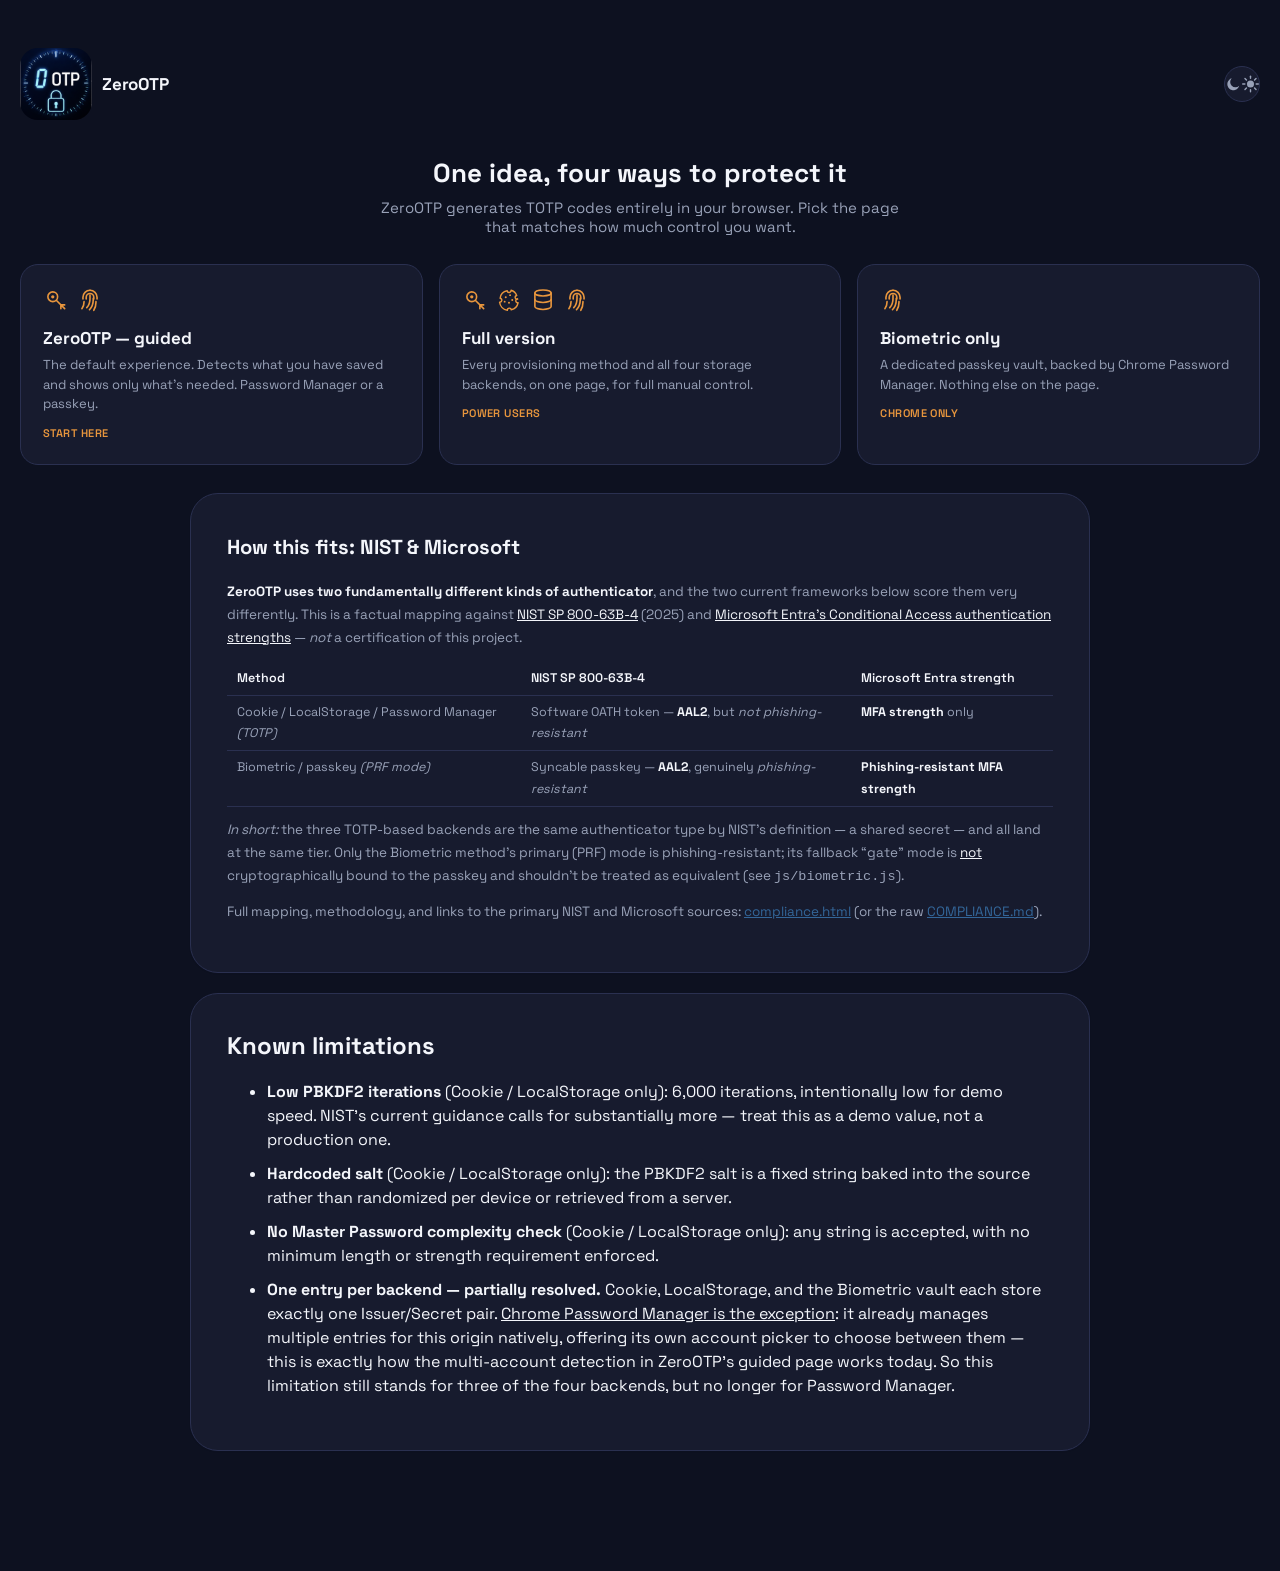
<file: index.html>
<!DOCTYPE HTML>
<html lang="en" data-theme="dark">
<head>
  <meta charset="utf-8">
  <meta name="viewport" content="width=device-width, initial-scale=1">
  <title>ZeroOTP</title>
  <link rel="preconnect" href="https://fonts.googleapis.com">
  <link rel="preconnect" href="https://fonts.gstatic.com" crossorigin>
  <link href="https://fonts.googleapis.com/css2?family=IBM+Plex+Mono:wght@400;500;600&family=Space+Grotesk:wght@400;500;700&display=swap" rel="stylesheet">
  <link rel="stylesheet" href="css/uploadFile.css">
  <link rel="stylesheet" href="css/easy.css">
  <link rel="stylesheet" href="css/index.css">
</head>
<body>
<main class="shell" style="max-width: 1520px;">

  <header class="topbar">
    <div class="brand-compact">
      <img src="img/icon.png" width="72" height="72" alt="ZeroOTP icon" class="brand-icon-sm">
      <span class="brand-name">ZeroOTP</span>
    </div>
    <button id="themeToggle" class="theme-toggle" type="button" aria-label="Switch to light mode">
      <svg class="icon-moon" viewBox="0 0 24 24" width="18" height="18" aria-hidden="true">
        <path d="M20 14.5A8.5 8.5 0 1 1 9.5 4a7 7 0 1 0 10.5 10.5Z" fill="currentColor"/>
      </svg>
      <svg class="icon-sun" viewBox="0 0 24 24" width="18" height="18" aria-hidden="true" hidden>
        <circle cx="12" cy="12" r="5" fill="currentColor"/>
        <g stroke="currentColor" stroke-width="2" stroke-linecap="round">
          <line x1="12" y1="1" x2="12" y2="4"/>
          <line x1="12" y1="20" x2="12" y2="23"/>
          <line x1="1" y1="12" x2="4" y2="12"/>
          <line x1="20" y1="12" x2="23" y2="12"/>
          <line x1="4.2" y1="4.2" x2="6.3" y2="6.3"/>
          <line x1="17.7" y1="17.7" x2="19.8" y2="19.8"/>
          <line x1="4.2" y1="19.8" x2="6.3" y2="17.7"/>
          <line x1="17.7" y1="6.3" x2="19.8" y2="4.2"/>
        </g>
      </svg>
    </button>
  </header>

  <section class="hub-hero">
    <h1>One idea, four ways to protect it</h1>
    <p>ZeroOTP generates TOTP codes entirely in your browser. Pick the page that matches how much control you want.</p>
  </section>

  <div class="hub-cards" style="margin-top: 24px;">

    <a class="hub-card" href="easy.html">
      <div class="hub-icons">
        <img src="img/icons/password-manager.svg" alt="Password Manager">
        <img src="img/icons/biometry.svg" alt="Biometry">
      </div>
      <h3>ZeroOTP &mdash; guided</h3>
      <p>The default experience. Detects what you have saved and shows only what's needed. Password Manager or a passkey.</p>
      <span class="hub-badge">Start here</span>
    </a>

    <a class="hub-card" href="full.html">
      <div class="hub-icons">
        <img src="img/icons/password-manager.svg" alt="Password Manager">
        <img src="img/icons/cookie.svg" alt="Cookie">
        <img src="img/icons/localstorage.svg" alt="LocalStorage">
        <img src="img/icons/biometry.svg" alt="Biometry">
      </div>
      <h3>Full version</h3>
      <p>Every provisioning method and all four storage backends, on one page, for full manual control.</p>
      <span class="hub-badge">Power users</span>
    </a>

    <a class="hub-card" href="biometry.html">
      <div class="hub-icons">
        <img src="img/icons/biometry.svg" alt="Biometry">
      </div>
      <h3>Biometric only</h3>
      <p>A dedicated passkey vault, backed by Chrome Password Manager. Nothing else on the page.</p>
      <span class="hub-badge">Chrome only</span>
    </a>

  </div>

  <div id="zerotpIndexTextSections">

  <!-- ======================================================================
       NIST / Microsoft framework mapping — condensed. Full detail and
       source links: compliance.html / COMPLIANCE.md
       ====================================================================== -->
  <section class="state-card compliance-block" style="margin-top: 28px;">
    <h2 style="margin-top:0; color: var(--ink);">How this fits: NIST &amp; Microsoft</h2>
    <p><b>ZeroOTP uses two fundamentally different kinds of authenticator</b>, and the two current frameworks below score them very differently. This is a factual mapping against <u>NIST SP&nbsp;800-63B-4</u> (2025) and <u>Microsoft Entra's Conditional Access authentication strengths</u> &mdash; <i>not</i> a certification of this project.</p>
    <table>
      <tr><th>Method</th><th>NIST SP 800-63B-4</th><th>Microsoft Entra strength</th></tr>
      <tr>
        <td>Cookie / LocalStorage / Password Manager <i>(TOTP)</i></td>
        <td>Software OATH token &mdash; <b>AAL2</b>, but <i>not phishing-resistant</i></td>
        <td><b>MFA strength</b> only</td>
      </tr>
      <tr>
        <td>Biometric / passkey <i>(PRF mode)</i></td>
        <td>Syncable passkey &mdash; <b>AAL2</b>, genuinely <i>phishing-resistant</i></td>
        <td><b>Phishing-resistant MFA strength</b></td>
      </tr>
    </table>
    <p><i>In short:</i> the three TOTP-based backends are the same authenticator type by NIST's definition &mdash; a shared secret &mdash; and all land at the same tier. Only the Biometric method's primary (PRF) mode is phishing-resistant; its fallback &ldquo;gate&rdquo; mode is <u>not</u> cryptographically bound to the passkey and shouldn't be treated as equivalent (see <code>js/biometric.js</code>).</p>
    <p>Full mapping, methodology, and links to the primary NIST and Microsoft sources: <a href="compliance.html">compliance.html</a> (or the raw <a href="COMPLIANCE.md">COMPLIANCE.md</a>).</p>
  </section>

  <!-- ======================================================================
       Limitations — last section on the page.
       ====================================================================== -->
  <section class="state-card" style="margin-top: 20px; margin-bottom: 40px;">
    <h2 style="margin-top:0;">Known limitations</h2>
    <ul class="limitations-list">
      <li><b>Low PBKDF2 iterations</b> (Cookie / LocalStorage only): 6,000 iterations, intentionally low for demo speed. NIST's current guidance calls for substantially more &mdash; treat this as a demo value, not a production one.</li>
      <li><b>Hardcoded salt</b> (Cookie / LocalStorage only): the PBKDF2 salt is a fixed string baked into the source rather than randomized per device or retrieved from a server.</li>
      <li><b>No Master Password complexity check</b> (Cookie / LocalStorage only): any string is accepted, with no minimum length or strength requirement enforced.</li>
      <li><b>One entry per backend &mdash; partially resolved.</b> Cookie, LocalStorage, and the Biometric vault each store exactly one Issuer/Secret pair. <u>Chrome Password Manager is the exception</u>: it already manages multiple entries for this origin natively, offering its own account picker to choose between them &mdash; this is exactly how the multi-account detection in ZeroOTP's guided page works today. So this limitation still stands for three of the four backends, but no longer for Password Manager.</li>
    </ul>
  </section>

  </div>

</main>

<script type="text/javascript" src="js/index.js"></script>
</body>
</html>
</file>
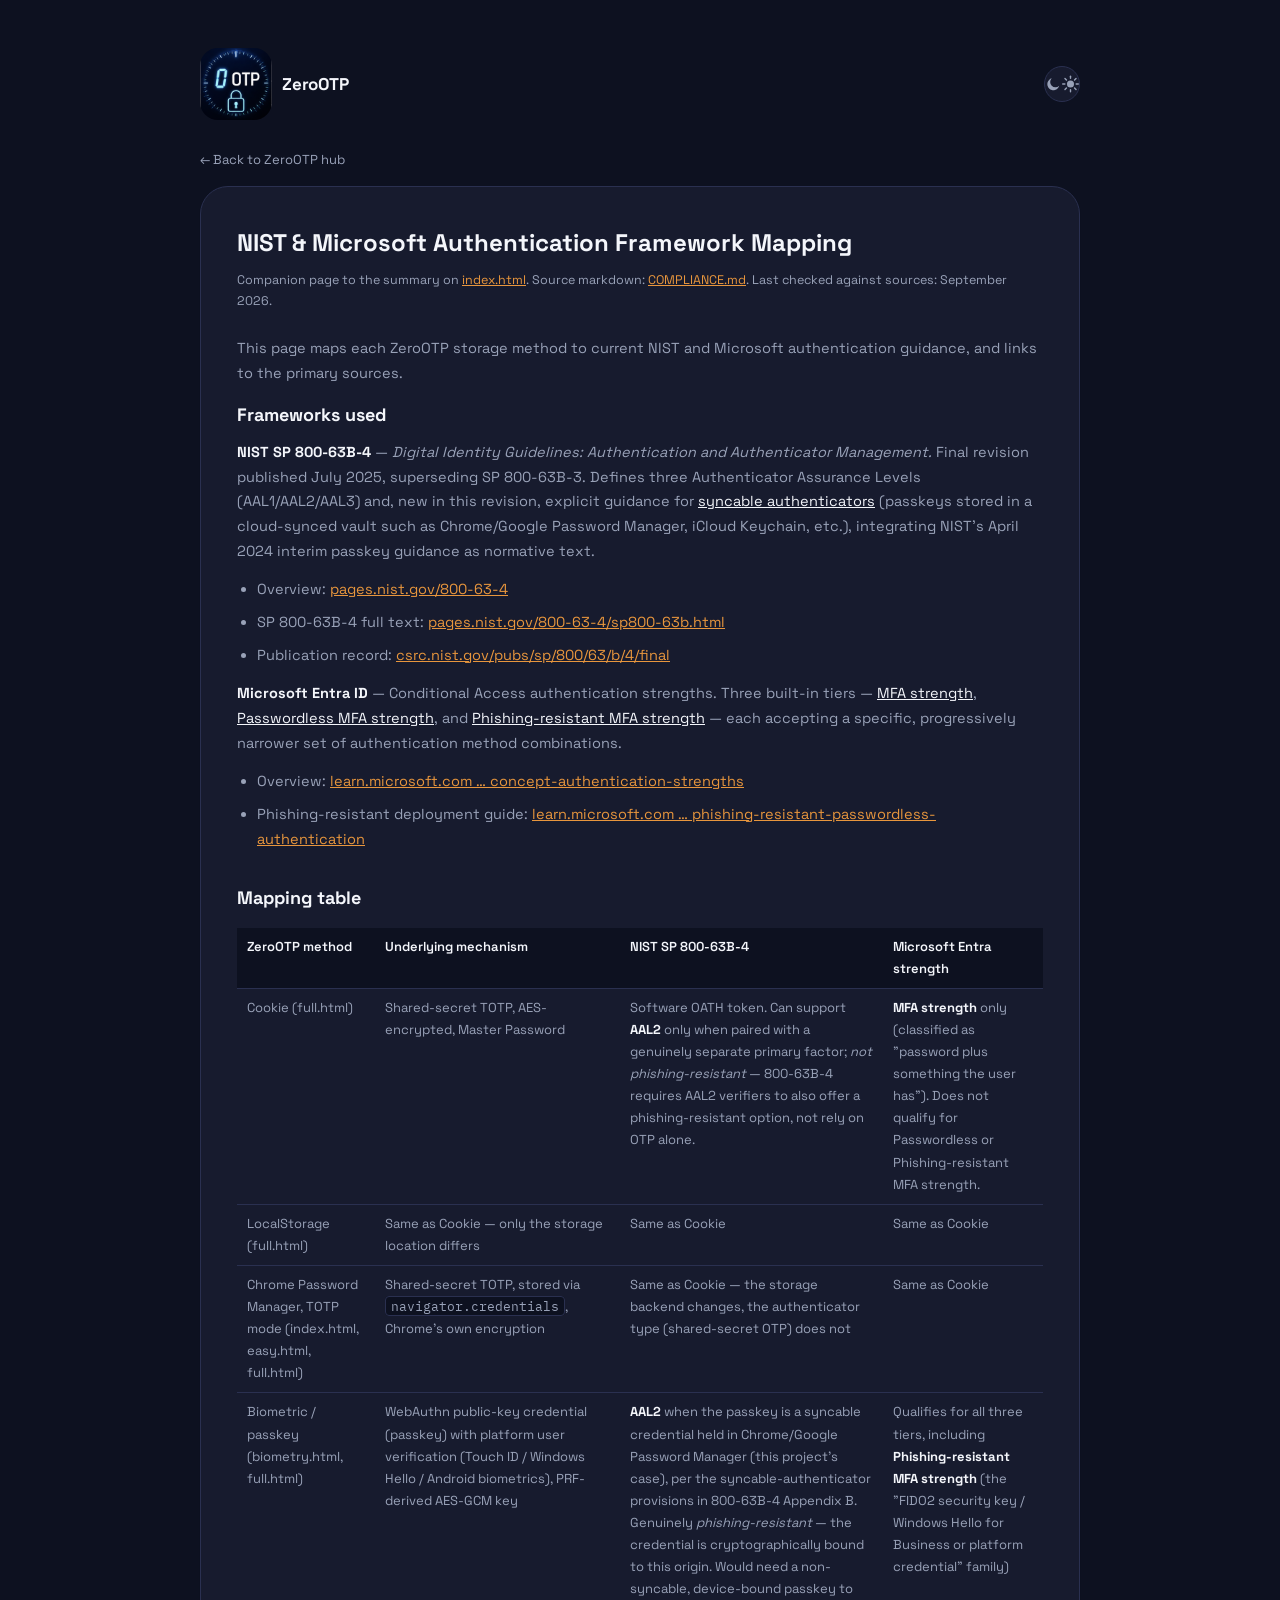
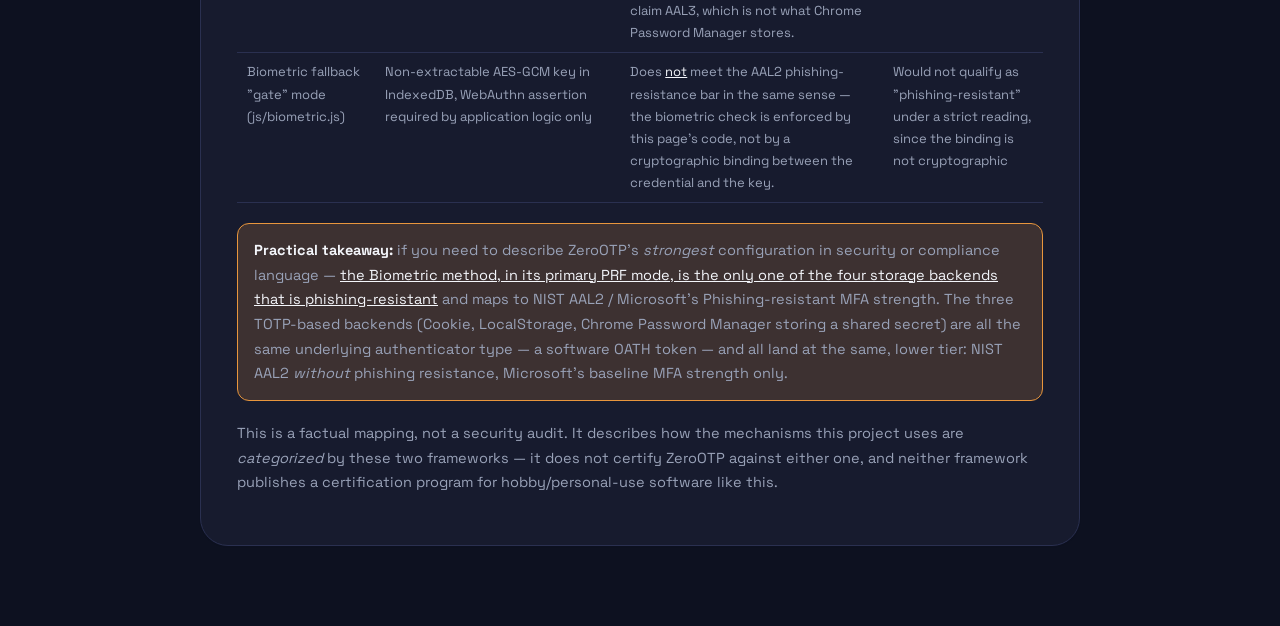
<file: compliance.html>
<!DOCTYPE HTML>
<html lang="en" data-theme="dark">
<head>
  <meta charset="utf-8">
  <meta name="viewport" content="width=device-width, initial-scale=1">
  <title>ZeroOTP &mdash; NIST &amp; Microsoft mapping</title>
  <link rel="preconnect" href="https://fonts.googleapis.com">
  <link rel="preconnect" href="https://fonts.gstatic.com" crossorigin>
  <link href="https://fonts.googleapis.com/css2?family=IBM+Plex+Mono:wght@400;500;600&family=Space+Grotesk:wght@400;500;700&display=swap" rel="stylesheet">
  <link rel="stylesheet" href="css/uploadFile.css">
  <link rel="stylesheet" href="css/easy.css">
  <link rel="stylesheet" href="css/compliance.css">
</head>
<body>
<main class="shell">

  <header class="topbar">
    <div class="brand-compact">
      <img src="img/icon.png" width="72" height="72" alt="ZeroOTP icon" class="brand-icon-sm">
      <span class="brand-name">ZeroOTP</span>
    </div>
    <button id="themeToggle" class="theme-toggle" type="button" aria-label="Switch to light mode">
      <svg class="icon-moon" viewBox="0 0 24 24" width="18" height="18" aria-hidden="true">
        <path d="M20 14.5A8.5 8.5 0 1 1 9.5 4a7 7 0 1 0 10.5 10.5Z" fill="currentColor"/>
      </svg>
      <svg class="icon-sun" viewBox="0 0 24 24" width="18" height="18" aria-hidden="true" hidden>
        <circle cx="12" cy="12" r="5" fill="currentColor"/>
        <g stroke="currentColor" stroke-width="2" stroke-linecap="round">
          <line x1="12" y1="1" x2="12" y2="4"/>
          <line x1="12" y1="20" x2="12" y2="23"/>
          <line x1="1" y1="12" x2="4" y2="12"/>
          <line x1="20" y1="12" x2="23" y2="12"/>
          <line x1="4.2" y1="4.2" x2="6.3" y2="6.3"/>
          <line x1="17.7" y1="17.7" x2="19.8" y2="19.8"/>
          <line x1="4.2" y1="19.8" x2="6.3" y2="17.7"/>
          <line x1="17.7" y1="6.3" x2="19.8" y2="4.2"/>
        </g>
      </svg>
    </button>
  </header>

  <a class="back-link" href="index.html">&larr; Back to ZeroOTP hub</a>

  <section class="state-card compliance-doc">
    <h1>NIST &amp; Microsoft Authentication Framework Mapping</h1>
    <p class="doc-meta">Companion page to the summary on <a href="index.html">index.html</a>. Source markdown: <a href="COMPLIANCE.md">COMPLIANCE.md</a>. Last checked against sources: September 2026.</p>

    <p>This page maps each ZeroOTP storage method to current NIST and Microsoft authentication guidance, and links to the primary sources.</p>

    <h2>Frameworks used</h2>
    <p>
      <b>NIST SP 800-63B-4</b> &mdash; <i>Digital Identity Guidelines: Authentication and Authenticator Management.</i>
      Final revision published July 2025, superseding SP 800-63B-3. Defines three Authenticator Assurance Levels
      (AAL1/AAL2/AAL3) and, new in this revision, explicit guidance for <u>syncable authenticators</u>
      (passkeys stored in a cloud-synced vault such as Chrome/Google Password Manager, iCloud Keychain, etc.),
      integrating NIST's April 2024 interim passkey guidance as normative text.
    </p>
    <ul>
      <li>Overview: <a href="https://pages.nist.gov/800-63-4">pages.nist.gov/800-63-4</a></li>
      <li>SP 800-63B-4 full text: <a href="https://pages.nist.gov/800-63-4/sp800-63b.html">pages.nist.gov/800-63-4/sp800-63b.html</a></li>
      <li>Publication record: <a href="https://csrc.nist.gov/pubs/sp/800/63/b/4/final">csrc.nist.gov/pubs/sp/800/63/b/4/final</a></li>
    </ul>

    <p>
      <b>Microsoft Entra ID</b> &mdash; Conditional Access authentication strengths. Three built-in tiers
      &mdash; <u>MFA strength</u>, <u>Passwordless MFA strength</u>, and <u>Phishing-resistant MFA strength</u>
      &mdash; each accepting a specific, progressively narrower set of authentication method combinations.
    </p>
    <ul>
      <li>Overview: <a href="https://learn.microsoft.com/en-us/entra/identity/authentication/concept-authentication-strengths">learn.microsoft.com &hellip; concept-authentication-strengths</a></li>
      <li>Phishing-resistant deployment guide: <a href="https://learn.microsoft.com/en-us/entra/identity/authentication/how-to-deploy-phishing-resistant-passwordless-authentication">learn.microsoft.com &hellip; phishing-resistant-passwordless-authentication</a></li>
    </ul>

    <h2>Mapping table</h2>
    <table>
      <tr><th>ZeroOTP method</th><th>Underlying mechanism</th><th>NIST SP 800-63B-4</th><th>Microsoft Entra strength</th></tr>
      <tr>
        <td>Cookie (full.html)</td>
        <td>Shared-secret TOTP, AES-encrypted, Master Password</td>
        <td>Software OATH token. Can support <b>AAL2</b> only when paired with a genuinely separate primary factor; <i>not phishing-resistant</i> &mdash; 800-63B-4 requires AAL2 verifiers to also offer a phishing-resistant option, not rely on OTP alone.</td>
        <td><b>MFA strength</b> only (classified as "password plus something the user has"). Does not qualify for Passwordless or Phishing-resistant MFA strength.</td>
      </tr>
      <tr>
        <td>LocalStorage (full.html)</td>
        <td>Same as Cookie &mdash; only the storage location differs</td>
        <td>Same as Cookie</td>
        <td>Same as Cookie</td>
      </tr>
      <tr>
        <td>Chrome Password Manager, TOTP mode (index.html, easy.html, full.html)</td>
        <td>Shared-secret TOTP, stored via <code>navigator.credentials</code>, Chrome's own encryption</td>
        <td>Same as Cookie &mdash; the storage backend changes, the authenticator type (shared-secret OTP) does not</td>
        <td>Same as Cookie</td>
      </tr>
      <tr>
        <td>Biometric / passkey (biometry.html, full.html)</td>
        <td>WebAuthn public-key credential (passkey) with platform user verification (Touch ID / Windows Hello / Android biometrics), PRF-derived AES-GCM key</td>
        <td><b>AAL2</b> when the passkey is a syncable credential held in Chrome/Google Password Manager (this project's case), per the syncable-authenticator provisions in 800-63B-4 Appendix B. Genuinely <i>phishing-resistant</i> &mdash; the credential is cryptographically bound to this origin. Would need a non-syncable, device-bound passkey to claim AAL3, which is not what Chrome Password Manager stores.</td>
        <td>Qualifies for all three tiers, including <b>Phishing-resistant MFA strength</b> (the "FIDO2 security key / Windows Hello for Business or platform credential" family)</td>
      </tr>
      <tr>
        <td>Biometric fallback "gate" mode (js/biometric.js)</td>
        <td>Non-extractable AES-GCM key in IndexedDB, WebAuthn assertion required by application logic only</td>
        <td>Does <u>not</u> meet the AAL2 phishing-resistance bar in the same sense &mdash; the biometric check is enforced by this page's code, not by a cryptographic binding between the credential and the key.</td>
        <td>Would not qualify as "phishing-resistant" under a strict reading, since the binding is not cryptographic</td>
      </tr>
    </table>

    <div class="callout">
      <p><b>Practical takeaway:</b> if you need to describe ZeroOTP's <i>strongest</i> configuration in security or
      compliance language &mdash; <u>the Biometric method, in its primary PRF mode, is the only one of the four
      storage backends that is phishing-resistant</u> and maps to NIST AAL2 / Microsoft's Phishing-resistant MFA
      strength. The three TOTP-based backends (Cookie, LocalStorage, Chrome Password Manager storing a shared
      secret) are all the same underlying authenticator type &mdash; a software OATH token &mdash; and all land
      at the same, lower tier: NIST AAL2 <i>without</i> phishing resistance, Microsoft's baseline MFA strength only.</p>
    </div>

    <p>This is a factual mapping, not a security audit. It describes how the mechanisms this project uses are
    <i>categorized</i> by these two frameworks &mdash; it does not certify ZeroOTP against either one, and neither
    framework publishes a certification program for hobby/personal-use software like this.</p>
  </section>

</main>

<script type="text/javascript" src="js/index.js"></script>
</body>
</html>
</file>
<file: css/uploadFile.css>
body {
  font-family: sans-serif;
}
a {
  color: #369;
}
.note {
  width: 500px;
  margin: 50px auto;
  font-size: 1.1em;
  color: #333;
  text-align: justify;
}
#drop-area {
  border: 2px dashed #ccc;
  border-radius: 20px;
  width: 480px;
  margin: 50px auto;
  padding: 20px;
}
#drop-area.highlight {
  border-color: purple;
}
p {
  margin-top: 0;
}
.my-form {
  margin-bottom: 10px;
}
#gallery {
  margin-top: 10px;
}
#gallery img {
  width: 150px;
  margin-bottom: 10px;
  margin-right: 10px;
  vertical-align: middle;
}
.button {
  display: inline-block;
  padding: 10px;
  background: #ccc;
  cursor: pointer;
  border-radius: 5px;
  border: 1px solid #ccc;
}
.button:hover {
  background: #ddd;
}
#fileElem {
  display: none;
}
</file>
<file: css/easy.css>
/* ==========================================================================
   easy.css — dedicated styling for easy.html
   Design concept: TOTP is literally "time-based" — the countdown ring and
   the LCD-style digit display are drawn directly from that fact, not
   decoration. One accent color (signal amber) marks the one thing that's
   always live: the current code and its ring. Everything else stays quiet.
   ========================================================================== */

:root {
  /* Dark theme is the default. */
  --bg: #0D1120;
  --surface: #171B2E;
  --ink: #F4F6FB;
  --muted: #99A2B8;
  --line: #2A3050;
  --accent: #E8963D;
  --accent-soft: rgba(232, 150, 61, 0.18);
  --code-color: #FFFFFF;
  --radius-lg: 28px;
  --radius-md: 18px;
  --radius-sm: 12px;
  --sans: "Space Grotesk", system-ui, -apple-system, sans-serif;
  --mono: "IBM Plex Mono", ui-monospace, "SFMono-Regular", Menlo, Consolas, monospace;
}

[data-theme="light"] {
  --bg: #F4F6F9;
  --surface: #FFFFFF;
  --ink: #12162A;
  --muted: #5B6478;
  --line: #E1E5EC;
  --accent: #E8963D;
  --accent-soft: #FBEBD6;
  --code-color: #D6402C;
}

body { transition: background 0.2s ease, color 0.2s ease; }

* { box-sizing: border-box; }

body {
  margin: 0;
  padding: 48px 20px 80px;
  background: var(--bg);
  color: var(--ink);
  font-family: var(--sans);
  display: flex;
  justify-content: center;
}

.shell {
  width: 100%;
  max-width: 560px;
}

/* ---------------------------------------------------------------------- */
/* Top bar — small icon in the corner, not a hero                         */
/* ---------------------------------------------------------------------- */
.topbar {
  display: flex;
  align-items: center;
  justify-content: space-between;
  margin-bottom: 28px;
}
.brand-compact {
  display: flex;
  align-items: center;
  gap: 10px;
}
.brand-icon-sm {
  width: 72px;
  height: 72px;
  border-radius: 18px;
  display: block;
}
.brand-name {
  font-weight: 700;
  font-size: 17px;
  letter-spacing: -0.01em;
}

.theme-toggle {
  width: 36px;
  height: 36px;
  border-radius: 50%;
  border: 1px solid var(--line);
  background: var(--surface);
  color: var(--muted);
  display: flex;
  align-items: center;
  justify-content: center;
  cursor: pointer;
  padding: 0;
}
.theme-toggle:hover { color: var(--ink); border-color: var(--accent); }

/* ---------------------------------------------------------------------- */
/* State cards (checking / provisioning / running) share one shell        */
/* ---------------------------------------------------------------------- */
.state-card {
  background: var(--surface);
  border: 1px solid var(--line);
  border-radius: var(--radius-lg);
  padding: 36px;
  box-shadow: 0 1px 2px rgba(18, 22, 42, 0.04);
}

.state-checking {
  text-align: center;
  color: var(--muted);
  padding: 56px 36px;
}

.spinner {
  width: 34px;
  height: 34px;
  margin: 0 auto 18px;
  border-radius: 50%;
  border: 3px solid var(--line);
  border-top-color: var(--accent);
  animation: spin 0.9s linear infinite;
}
@keyframes spin { to { transform: rotate(360deg); } }
@media (prefers-reduced-motion: reduce) {
  .spinner { animation: none; border-top-color: var(--line); }
}

/* ---------------------------------------------------------------------- */
/* Provisioning                                                            */
/* ---------------------------------------------------------------------- */
.state-provisioning h2 {
  margin: 0 0 4px;
  font-size: 22px;
}
.state-provisioning .hint {
  margin: 0 0 28px;
  color: var(--muted);
  font-size: 15px;
}

.methods {
  display: grid;
  grid-template-columns: repeat(2, 1fr);
  grid-template-rows: repeat(2, 1fr);
  gap: 16px;
}
/* Previously spanned the full width (1 + 2 + 1 layout); now a clean 2x2
   matrix like the other pages, with all four tiles evenly sized. */
.method-primary { grid-column: auto; }

.method {
  border: 1px solid var(--line);
  border-radius: var(--radius-md);
  padding: 18px;
  background: var(--bg);
}
.method-title {
  margin: 0 0 2px;
  font-weight: 600;
  font-size: 15px;
}
.method-sub {
  margin: 0 0 14px;
  color: var(--muted);
  font-size: 13px;
}

.dropzone {
  border: 2px dashed var(--line);
  border-radius: var(--radius-sm);
  min-height: 96px;
  display: flex;
  flex-direction: column;
  align-items: center;
  justify-content: center;
  gap: 6px;
  color: var(--muted);
  font-size: 13px;
  background: var(--surface);
  transition: border-color 0.15s ease, background 0.15s ease;
}
.dropzone.drag-over {
  border-color: var(--accent);
  background: var(--accent-soft);
}
.dropzone-compact { min-height: 72px; white-space: pre-wrap; padding: 8px; }
.dropzone-hint { width: 28px; height: 28px; opacity: 0.5; }

.method-sample {
  margin-top: 12px;
  display: flex;
  align-items: center;
  gap: 8px;
  font-family: var(--mono);
  font-size: 12px;
  color: var(--muted);
}
.method-sample img { border-radius: 4px; cursor: grab; }

.method textarea {
  width: 100%;
  resize: vertical;
  border: 1px solid var(--line);
  border-radius: var(--radius-sm);
  font-family: var(--mono);
  font-size: 12px;
  padding: 10px;
  background: var(--surface);
}
.method-icon { cursor: pointer; margin-bottom: 10px; display: block; }

/* ---------------------------------------------------------------------- */
/* Running / loaded — the live code display                               */
/* ---------------------------------------------------------------------- */
.state-running {
  text-align: center;
}

.field-label {
  display: block;
  color: var(--muted);
  font-size: 13px;
  margin-bottom: 6px;
}
#issuer {
  border: none;
  background: transparent;
  text-align: center;
  font-family: var(--sans);
  font-weight: 600;
  font-size: 20px;
  color: var(--ink);
  width: 100%;
  margin-bottom: 28px;
}
#issuer:focus { outline: none; }

.code-ring {
  display: grid;
  place-items: center;
  width: 300px;
  height: 300px;
  margin: 0 auto;
}
.code-ring > * { grid-area: 1 / 1; }

.ring-svg { width: 300px; height: 300px; }
.ring-track {
  fill: none;
  stroke: var(--line);
  stroke-width: 6;
}
.ring-progress {
  fill: none;
  stroke: var(--accent);
  stroke-width: 6;
  stroke-linecap: round;
  transform: rotate(-90deg);
  transform-origin: 50% 50%;
  transition: stroke-dashoffset 1s linear;
}
@media (prefers-reduced-motion: reduce) {
  .ring-progress { transition: none; }
}

.code-display #myTotp {
  border: none;
  background: transparent;
  text-align: center;
  font-family: var(--mono);
  font-weight: 600;
  font-size: 48px;
  letter-spacing: 0.05em;
  color: var(--code-color);
  width: 230px;
}
.code-display #myTotp:focus { outline: none; }

.countdown-text {
  margin-top: 18px;
  color: var(--muted);
  font-size: 14px;
}

.status-text {
  margin-top: 16px;
  color: var(--muted);
  font-size: 13px;
  min-height: 1em;
}
.status-text code {
  background: var(--bg);
  border: 1px solid var(--line);
  border-radius: 6px;
  padding: 1px 6px;
  font-family: var(--mono);
  font-size: 12px;
}

/* ---------------------------------------------------------------------- */
/* Utility                                                                 */
/* ---------------------------------------------------------------------- */
.visually-hidden {
  position: fixed;
  left: -10000px;
  top: 0;
  width: 1px;
  height: 1px;
  overflow: hidden;
}

.back-link {
  display: inline-block;
  margin-bottom: 18px;
  color: var(--muted);
  font-size: 13px;
  text-decoration: none;
}
.back-link:hover { color: var(--accent); }

.method-title { display: flex; align-items: center; gap: 6px; }
.method-glyph { color: var(--accent); flex-shrink: 0; }

.method-icon-row {
  display: flex;
  align-items: center;
  justify-content: center;
  gap: 10px;
  margin-bottom: 6px;
}

.protect-choice { margin-top: 24px; }
.protect-buttons {
  display: flex;
  gap: 12px;
  justify-content: center;
}
.protect-btn {
  display: flex;
  align-items: center;
  gap: 8px;
  padding: 12px 18px;
  border-radius: var(--radius-sm);
  border: 1px solid var(--line);
  background: var(--bg);
  color: var(--ink);
  font-family: var(--sans);
  font-size: 14px;
  cursor: pointer;
}
.protect-btn:hover { border-color: var(--accent); color: var(--accent); }

.active-method-tag {
  margin-top: 10px;
  display: inline-flex;
  align-items: center;
  gap: 6px;
  font-size: 12px;
  color: var(--muted);
}
.active-method-tag img { width: 16px; height: 16px; }

:focus-visible {
  outline: 2px solid var(--accent);
  outline-offset: 2px;
}

@media (max-width: 520px) {
  .methods { grid-template-columns: 1fr; }
  .method-primary { grid-column: auto; }
  .state-card { padding: 24px; }
  .code-ring, .ring-svg { width: 256px; height: 256px; }
  .code-display #myTotp { font-size: 40px; width: 190px; }
  .protect-buttons { flex-direction: column; }
}
</file>
<file: css/index.css>
/* ==========================================================================
   index.css — dedicated additions for index.html (the hub/landing page)
   Reuses easy.css tokens (--ink, --accent, --bg, etc.)
   ========================================================================== */

.hub-hero {
  text-align: center;
  padding: 8px 0 4px;
}
.hub-hero h1 { margin: 0 0 8px; font-size: 26px; }
.hub-hero p { color: var(--muted); font-size: 15px; max-width: 520px; margin: 0 auto; }

.hub-cards {
  display: grid;
  grid-template-columns: repeat(3, 1fr);
  gap: 16px;
}

/* Text-heavy sections (limitations, compliance) stay readable even at the
   page's doubled width — only the card-grid above uses the full measure. */
#zerotpIndexTextSections {
  max-width: 900px;
  margin-left: auto;
  margin-right: auto;
}
.hub-card {
  display: block;
  text-decoration: none;
  color: inherit;
  border: 1px solid var(--line);
  border-radius: var(--radius-md);
  padding: 22px;
  background: var(--surface, var(--bg));
  transition: border-color 0.15s ease, transform 0.15s ease;
}
.hub-card:hover { border-color: var(--accent); transform: translateY(-2px); }
.hub-card .hub-icons { display: flex; gap: 8px; margin-bottom: 14px; }
.hub-card .hub-icons img { width: 26px; height: 26px; }
.hub-card h3 { margin: 0 0 6px; font-size: 17px; }
.hub-card p { margin: 0; color: var(--muted); font-size: 13px; line-height: 1.5; }
.hub-card .hub-badge {
  display: inline-block;
  margin-top: 12px;
  font-size: 11px;
  font-weight: 600;
  color: var(--accent);
  text-transform: uppercase;
  letter-spacing: 0.04em;
}

.limitations-list li { margin-bottom: 10px; line-height: 1.5; }
.limitations-list b { color: var(--ink); }

.compliance-block {
  font-size: 13.5px;
  line-height: 1.7;
  color: var(--muted);
}
.compliance-block p { margin: 0 0 12px; }
.compliance-block b, .compliance-block u { color: var(--ink); }
.compliance-block table { width: 100%; border-collapse: collapse; margin: 12px 0; font-size: 12.5px; }
.compliance-block th, .compliance-block td {
  text-align: left;
  padding: 6px 10px;
  border-bottom: 1px solid var(--line);
  vertical-align: top;
}
.compliance-block th { color: var(--ink); font-weight: 600; }

@media (max-width: 720px) {
  .hub-cards { grid-template-columns: 1fr; }
}
</file>
<file: css/compliance.css>
/* ==========================================================================
   compliance.css — dedicated additions for compliance.html
   Reuses easy.css tokens. Prose-heavy page, capped width for readability.
   ========================================================================== */

.shell { max-width: 880px; }

.compliance-doc { font-size: 14.5px; line-height: 1.7; color: var(--muted); }
.compliance-doc h1 { color: var(--ink); font-size: 24px; margin: 0 0 6px; }
.compliance-doc .doc-meta { font-size: 12.5px; color: var(--muted); margin-bottom: 24px; }
.compliance-doc h2 { color: var(--ink); font-size: 18px; margin: 32px 0 10px; }
.compliance-doc h2:first-of-type { margin-top: 0; }
.compliance-doc p { margin: 0 0 14px; }
.compliance-doc b, .compliance-doc u { color: var(--ink); }
.compliance-doc ul { margin: 0 0 14px; padding-left: 20px; }
.compliance-doc li { margin-bottom: 8px; }
.compliance-doc code {
  background: var(--bg);
  border: 1px solid var(--line);
  border-radius: 4px;
  padding: 1px 5px;
  font-family: var(--mono);
  font-size: 12.5px;
}
.compliance-doc a { color: var(--accent); }

.compliance-doc table {
  width: 100%;
  border-collapse: collapse;
  margin: 14px 0 20px;
  font-size: 13px;
}
.compliance-doc th, .compliance-doc td {
  text-align: left;
  padding: 8px 10px;
  border-bottom: 1px solid var(--line);
  vertical-align: top;
}
.compliance-doc th { color: var(--ink); font-weight: 600; background: var(--bg); }

.compliance-doc .callout {
  border: 1px solid var(--accent);
  background: var(--accent-soft, rgba(232,150,61,0.12));
  border-radius: var(--radius-sm);
  padding: 14px 16px;
  margin: 20px 0;
}
.compliance-doc .callout p:last-child { margin-bottom: 0; }
</file>
